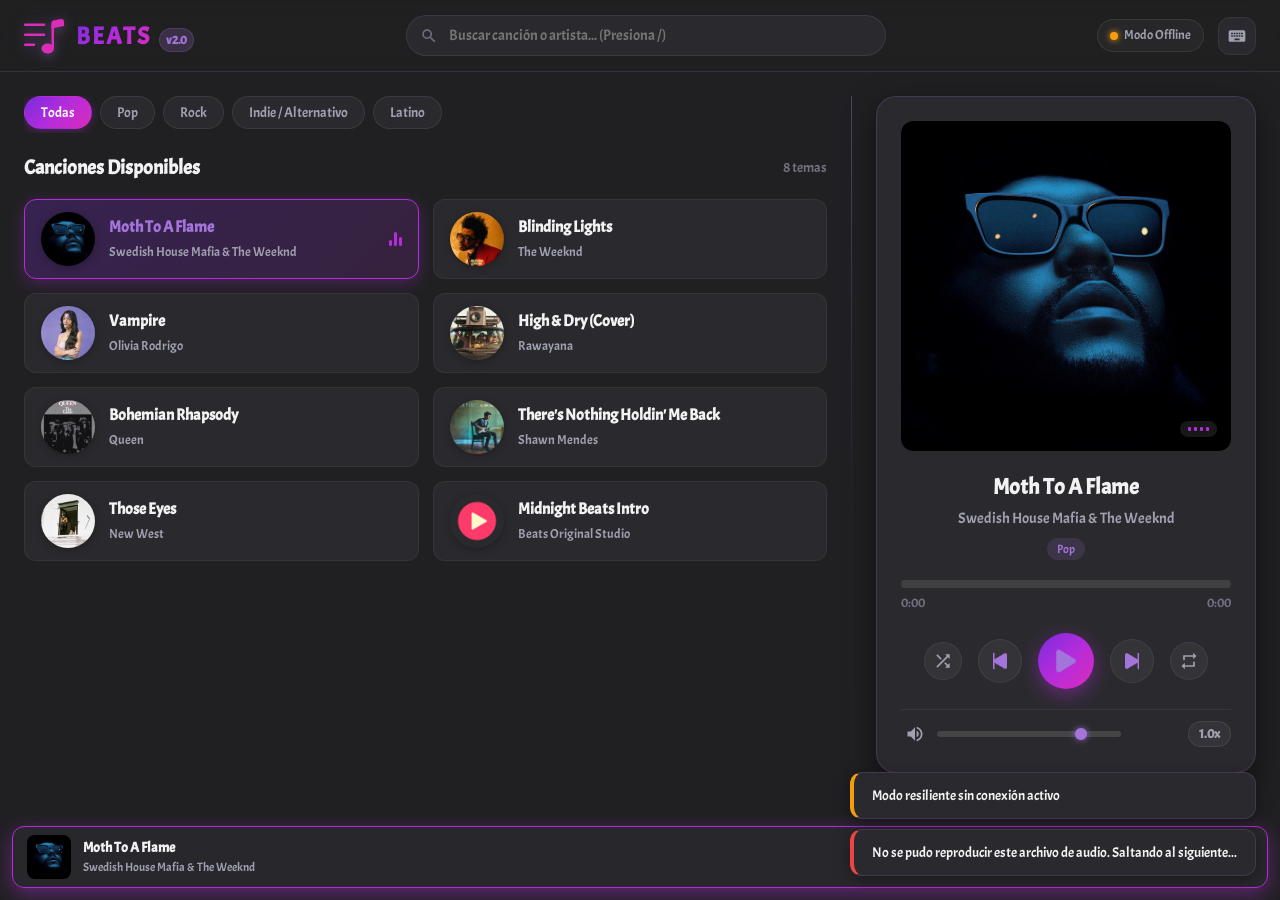
<file: v2/index.html>
<!DOCTYPE html>
<html lang="es">
<head>
    <meta charset="UTF-8">
    <meta name="viewport" content="width=device-width, initial-scale=1.0">
    <title>BEATS v2.0 | Reproductor de Música Inteligente</title>
    
    <!-- Metadatos de SEO y Redes Sociales -->
    <meta name="description" content="Reproductor de música moderno, ultra rápido, accesible y resiliente con arquitectura modular en Vanilla JavaScript.">
    <meta name="keywords" content="reproductor de musica, beats, web audio player, vanilla javascript, modern css, portfolio">
    <meta name="author" content="Brayan Balza">
    <meta name="theme-color" content="#2E2E2E">
    <meta property="og:title" content="BEATS v2.0 - Reproductor de Música Profesional">
    <meta property="og:description" content="Versión refactorizada con arquitectura modular, diseño responsivo, controles avanzados y seguridad reforzada.">
    <meta property="og:type" content="website">
    
    <!-- Medidas de Ciberseguridad: Content Security Policy -->
    <meta http-equiv="Content-Security-Policy" content="
        default-src 'self';
        script-src 'self';
        style-src 'self' 'unsafe-inline';
        img-src 'self' data: https: blob:;
        media-src 'self' https: blob:;
        font-src 'self';
        connect-src 'self' https://api.institutoalfa.org https:;
        object-src 'none';
        base-uri 'self';
        form-action 'self';
    ">
    
    <!-- Favicon -->
    <link rel="icon" href="../Assets/Logo.svg" type="image/svg+xml">
    
    <!-- Preload de fuente principal -->
    <link rel="preload" href="../Font/Acme-Regular.ttf" as="font" type="font/ttf" crossorigin>
    
    <!-- Estilos CSS Refactorizados (Sin dependencias externas pesadas) -->
    <link rel="stylesheet" href="./assets/css/style.css">
</head>
<body>
    <!-- Encabezado y Barra de Navegación -->
    <header class="app-header">
        <nav class="navbar" aria-label="Navegación principal">
            <div class="brand-container">
                <img src="../Assets/Logo.svg" alt="Logotipo de Beats" class="brand-logo" width="40" height="40">
                <div class="brand-meta">
                    <h1 class="brand-title">BEATS</h1>
                    <span class="brand-version-badge">v2.0</span>
                </div>
            </div>

            <!-- Barra de Búsqueda Interactiva -->
            <div class="search-bar" role="search">
                <svg class="search-icon" viewBox="0 0 24 24" width="18" height="18" aria-hidden="true">
                    <path fill="currentColor" d="M15.5 14h-.79l-.28-.27A6.471 6.471 0 0 0 16 9.5 6.5 6.5 0 1 0 9.5 16c1.61 0 3.09-.59 4.23-1.57l.27.28v.79l5 4.99L20.49 19l-4.99-5zm-6 0C7.01 14 5 11.99 5 9.5S7.01 5 9.5 5 14 7.01 14 9.5 11.99 14 9.5 14z"/>
                </svg>
                <input 
                    type="search" 
                    id="search-input" 
                    placeholder="Buscar canción o artista... (Presiona /)"
                    aria-label="Buscar canciones por título o artista"
                    autocomplete="off"
                    spellcheck="false"
                >
                <button id="clear-search-btn" class="clear-search-btn hidden" aria-label="Limpiar búsqueda">✕</button>
            </div>

            <!-- Acciones y Estado de Conexión -->
            <div class="header-actions">
                <span id="connection-status" class="status-badge" title="Estado de la fuente de datos">
                    <span class="status-dot"></span>
                    <span class="status-text">Conectando...</span>
                </span>
                
                <button id="shortcuts-btn" class="icon-btn" title="Atajos de teclado" aria-label="Ver atajos de teclado">
                    <svg viewBox="0 0 24 24" width="20" height="20" fill="currentColor" aria-hidden="true">
                        <path d="M20 5H4c-1.1 0-1.99.9-1.99 2L2 17c0 1.1.9 2 2 2h16c1.1 0 2-.9 2-2V7c0-1.1-.9-2-2-2zm-9 3h2v2h-2V8zm0 3h2v2h-2v-2zM8 8h2v2H8V8zm0 3h2v2H8v-2zm-1 2H5v-2h2v2zm0-3H5V8h2v2zm8 7H9v-2h6v2zm1-4h-2v-2h2v2zm0-3h-2V8h2v2zm3 3h-2v-2h2v2zm0-3h-2V8h2v2z"/>
                    </svg>
                </button>
            </div>
        </nav>
    </header>

    <!-- Contenedor Principal con Layout Adaptativo de 2 Columnas -->
    <main class="app-main">
        <!-- Columna Izquierda: Catálogo y Filtros -->
        <section class="tracklist-section" aria-label="Lista de canciones">
            <!-- Barra de Filtros por Género/Categoría -->
            <div class="filters-bar" role="toolbar" aria-label="Filtros de catálogo">
                <button class="filter-chip active" data-filter="all">Todas</button>
                <button class="filter-chip" data-filter="Pop">Pop</button>
                <button class="filter-chip" data-filter="Rock">Rock</button>
                <button class="filter-chip" data-filter="Indie">Indie / Alternativo</button>
                <button class="filter-chip" data-filter="Latino">Latino</button>
            </div>

            <!-- Encabezado de la lista -->
            <div class="tracklist-header">
                <h2 class="section-title">Canciones Disponibles</h2>
                <span id="track-count" class="track-count-badge">0 temas</span>
            </div>

            <!-- Grid de Canciones (Se renderiza de forma segura y dinámica) -->
            <div id="track-list" class="track-grid" role="listbox" aria-label="Lista de reproducción">
                <!-- Skeleton Loader durante la carga -->
                <div class="skeleton-card"></div>
                <div class="skeleton-card"></div>
                <div class="skeleton-card"></div>
                <div class="skeleton-card"></div>
            </div>

            <!-- Estado Vacío cuando la búsqueda no arroja resultados -->
            <div id="empty-state" class="empty-state hidden" aria-live="polite">
                <svg viewBox="0 0 24 24" width="48" height="48" fill="currentColor" opacity="0.4">
                    <path d="M12 2C6.48 2 2 6.48 2 12s4.48 10 10 10 10-4.48 10-10S17.52 2 12 2zm1 15h-2v-2h2v2zm0-4h-2V7h2v6z"/>
                </svg>
                <p class="empty-title">No se encontraron canciones</p>
                <p class="empty-subtitle">Intenta con otro término o limpia los filtros.</p>
                <button id="reset-filter-btn" class="btn-primary-outline">Restablecer Búsqueda</button>
            </div>
        </section>

        <!-- Divisor Decorativo Neón -->
        <div class="layout-divider" aria-hidden="true"></div>

        <!-- Columna Derecha: Reproductor en Reproducción (Sticky) -->
        <aside class="player-aside" aria-label="Panel de reproducción actual">
            <div id="player" class="player-card">
                <!-- Portada del Álbum con Efecto Ambient Glow y Ecualizador -->
                <div class="cover-wrapper">
                    <div id="ambient-glow" class="ambient-glow"></div>
                    <img 
                        src="../Assets/starting.jpg" 
                        id="song-image" 
                        class="song-cover" 
                        alt="Portada de la canción actual"
                        width="360"
                        height="360"
                        loading="eager"
                        decoding="async"
                    >
                    <!-- Indicador Animado de Audio Activo -->
                    <div id="equalizer-badge" class="equalizer-badge" aria-hidden="true">
                        <span class="eq-bar"></span>
                        <span class="eq-bar"></span>
                        <span class="eq-bar"></span>
                        <span class="eq-bar"></span>
                    </div>
                </div>

                <!-- Metadatos de la Canción -->
                <div class="song-info">
                    <h2 id="song-title" class="song-title" title="Título de la canción">Selecciona una pista</h2>
                    <p id="song-author" class="song-artist" title="Artista">BEATS Music Player</p>
                    <span id="song-genre-tag" class="genre-tag hidden">Pop</span>
                </div>

                <!-- Barra de Progreso y Tiempo (Scrubber) -->
                <div class="progress-section" aria-label="Control de tiempo">
                    <div class="progress-container" id="progress-container" role="slider" aria-label="Progreso de la canción" aria-valuemin="0" aria-valuemax="100" aria-valuenow="0" tabindex="0">
                        <div id="progress-bar-fill" class="progress-bar-fill"></div>
                        <div id="progress-hover-fill" class="progress-hover-fill"></div>
                        <div id="progress-thumb" class="progress-thumb"></div>
                        <span id="progress-tooltip" class="progress-tooltip hidden">0:00</span>
                    </div>
                    <div class="time-display">
                        <span id="current-time">0:00</span>
                        <span id="total-duration">0:00</span>
                    </div>
                </div>

                <!-- Controles Principales de Reproducción -->
                <div class="player-controls">
                    <!-- Botón Modo Aleatorio (Shuffle) -->
                    <button id="shuffle-button" class="control-btn secondary-btn" aria-label="Activar modo aleatorio" aria-pressed="false" title="Aleatorio (S)">
                        <svg viewBox="0 0 24 24" width="20" height="20" fill="currentColor">
                            <path d="M10.59 9.17L5.41 4 4 5.41l5.17 5.17 1.42-1.41zM14.5 4l2.04 2.04L4 18.59 5.41 20 17.96 7.46 20 9.5V4h-5.5zm.33 9.41l-1.41 1.41 3.13 3.13L14.5 20H20v-5.5l-2.04 2.04-3.13-3.13z"/>
                        </svg>
                    </button>

                    <!-- Botón Anterior -->
                    <button id="back-button" class="control-btn" aria-label="Canción anterior" title="Anterior (P o ←)">
                        <img src="../Assets/back.png" alt="" width="22" height="22" aria-hidden="true">
                    </button>

                    <!-- Botón Play/Pause Principal -->
                    <button id="play-pause-button" class="control-btn play-btn" aria-label="Reproducir canción" title="Reproducir / Pausar (Espacio)">
                        <img src="../Assets/play.png" alt="" id="play-pause-icon" width="26" height="26" aria-hidden="true">
                    </button>

                    <!-- Botón Siguiente -->
                    <button id="next-button" class="control-btn" aria-label="Siguiente canción" title="Siguiente (N o →)">
                        <img src="../Assets/next.png" alt="" width="22" height="22" aria-hidden="true">
                    </button>

                    <!-- Botón Repetir (Repeat: Off / All / One) -->
                    <button id="repeat-button" class="control-btn secondary-btn" aria-label="Modo repetición" data-mode="off" title="Repetir (R)">
                        <svg viewBox="0 0 24 24" width="20" height="20" fill="currentColor">
                            <path d="M7 7h10v3l4-4-4-4v3H5v6h2V7zm10 10H7v-3l-4 4 4 4v-3h12v-6h-2v4z"/>
                        </svg>
                        <span id="repeat-badge" class="repeat-one-badge hidden">1</span>
                    </button>
                </div>

                <!-- Controles Secundarios: Volumen y Velocidad -->
                <div class="secondary-controls">
                    <!-- Control de Volumen -->
                    <div class="volume-container">
                        <button id="mute-button" class="mute-btn" aria-label="Silenciar o reactivar sonido" title="Silenciar (M)">
                            <svg id="volume-icon" viewBox="0 0 24 24" width="20" height="20" fill="currentColor">
                                <path d="M3 9v6h4l5 5V4L7 9H3zm13.5 3c0-1.77-1.02-3.29-2.5-4.03v8.05c1.48-.73 2.5-2.25 2.5-4.02zM14 3.23v2.06c2.89.86 5 3.54 5 6.71s-2.11 5.85-5 6.71v2.06c4.01-.91 7-4.49 7-8.77s-2.99-7.86-7-8.77z"/>
                            </svg>
                        </button>
                        <input 
                            type="range" 
                            id="volume-slider" 
                            class="volume-slider" 
                            min="0" 
                            max="1" 
                            step="0.01" 
                            value="0.8" 
                            aria-label="Nivel de volumen"
                        >
                    </div>

                    <!-- Selector de Velocidad de Reproducción -->
                    <div class="speed-selector">
                        <button id="speed-btn" class="speed-btn" aria-label="Velocidad de reproducción" title="Velocidad">1.0x</button>
                    </div>
                </div>

                <!-- Elemento Audio Nativo (Configurado para rendimiento y seguridad) -->
                <audio id="audio-player" preload="metadata" crossorigin="anonymous"></audio>
            </div>
        </aside>
    </main>

    <!-- Mini Reproductor Flotante para Dispositivos Móviles -->
    <div id="mobile-mini-player" class="mobile-mini-player hidden" aria-label="Reproductor móvil rápido">
        <img src="../Assets/starting.jpg" id="mobile-thumb" class="mobile-thumb" alt="" width="48" height="48">
        <div class="mobile-meta">
            <span id="mobile-title" class="mobile-title">Selecciona una pista</span>
            <span id="mobile-artist" class="mobile-artist">BEATS</span>
        </div>
        <div class="mobile-actions">
            <button id="mobile-play-btn" class="mobile-action-btn" aria-label="Reproducir o pausar">
                <svg viewBox="0 0 24 24" width="24" height="24" fill="currentColor">
                    <path d="M8 5v14l11-7z"/>
                </svg>
            </button>
            <button id="mobile-next-btn" class="mobile-action-btn" aria-label="Siguiente canción">
                <svg viewBox="0 0 24 24" width="24" height="24" fill="currentColor">
                    <path d="M6 18l8.5-6L6 6v12zM16 6v12h2V6h-2z"/>
                </svg>
            </button>
        </div>
    </div>

    <!-- Modal Accesible: Atajos de Teclado -->
    <div id="shortcuts-modal" class="modal-backdrop hidden" role="dialog" aria-modal="true" aria-labelledby="modal-title">
        <div class="modal-card">
            <div class="modal-header">
                <h3 id="modal-title" class="modal-title">Atajos de Teclado</h3>
                <button id="close-modal-btn" class="modal-close-btn" aria-label="Cerrar ventana">✕</button>
            </div>
            <div class="modal-body">
                <div class="shortcut-row"><kbd>Espacio</kbd> <span>Reproducir / Pausar</span></div>
                <div class="shortcut-row"><kbd>→</kbd> / <kbd>N</kbd> <span>Siguiente canción</span></div>
                <div class="shortcut-row"><kbd>←</kbd> / <kbd>P</kbd> <span>Canción anterior</span></div>
                <div class="shortcut-row"><kbd>↑</kbd> / <kbd>↓</kbd> <span>Subir / Bajar volumen</span></div>
                <div class="shortcut-row"><kbd>M</kbd> <span>Silenciar (Mute)</span></div>
                <div class="shortcut-row"><kbd>S</kbd> <span>Alternar modo aleatorio</span></div>
                <div class="shortcut-row"><kbd>R</kbd> <span>Alternar modo repetición</span></div>
                <div class="shortcut-row"><kbd>/</kbd> <span>Enfocar barra de búsqueda</span></div>
                <div class="shortcut-row"><kbd>Esc</kbd> <span>Cerrar diálogos / Limpiar búsqueda</span></div>
            </div>
        </div>
    </div>

    <!-- Contenedor de Notificaciones Toast -->
    <div id="toast-container" class="toast-container" aria-live="polite" aria-atomic="true"></div>

    <!-- Script Modular Principal (ES6 Modules) -->
    <script type="module" src="./assets/js/app.js"></script>
</body>
</html>
</file>
<file: v2/assets/css/style.css>
/* ==========================================================================
   BEATS v2.0 - Hoja de Estilos Moderna, Accesible y Optimizada
   Autor: Brayan Balza
   ========================================================================== */

/* --------------------------------------------------------------------------
   1. Variables de Diseño y Tipografía
   -------------------------------------------------------------------------- */
:root {
    /* Paleta de colores original mejorada */
    --color-primary: #A375DB;
    --color-action: #B42CDB;
    --color-secondary: #DB2CBA;
    --color-tertiary: #7A2BDC;
    --color-quarter: #412CDB;
    --color-bg-dark: #202022;
    --color-bg-surface: #2A2A2E;
    --color-bg-card: #323238;
    --color-bg-card-hover: #3D3D45;
    --color-text-main: #F2F2F5;
    --color-text-muted: #A0A0B0;
    --color-text-dim: #717180;
    --color-border: rgba(163, 117, 219, 0.2);
    --color-border-active: rgba(180, 44, 219, 0.6);
    --color-success: #10B981;
    --color-warning: #F59E0B;
    --color-error: #EF4444;

    /* Gradientes */
    --gradient-brand: linear-gradient(135deg, #7A2BDC 0%, #B42CDB 50%, #DB2CBA 100%);
    --gradient-glow: radial-gradient(circle, rgba(163, 117, 219, 0.35) 0%, rgba(65, 44, 219, 0) 70%);

    /* Sombras y Elevación */
    --shadow-sm: 0 2px 8px rgba(0, 0, 0, 0.25);
    --shadow-md: 0 4px 16px rgba(0, 0, 0, 0.35);
    --shadow-lg: 0 10px 30px rgba(0, 0, 0, 0.5);
    --shadow-glow: 0 0 20px rgba(163, 117, 219, 0.4);
    --shadow-active: 0 6px 20px rgba(180, 44, 219, 0.45);

    /* Medidas y Espaciados */
    --header-height: 72px;
    --border-radius-sm: 8px;
    --border-radius-md: 12px;
    --border-radius-lg: 20px;
    --border-radius-full: 9999px;
    --transition-fast: 150ms cubic-bezier(0.4, 0, 0.2, 1);
    --transition-normal: 250ms cubic-bezier(0.4, 0, 0.2, 1);
}

@font-face {
    font-family: 'Acme-Regular';
    src: url('../../../Font/Acme-Regular.ttf') format('truetype');
    font-weight: 400;
    font-style: normal;
    font-display: swap;
}

/* --------------------------------------------------------------------------
   2. Reset y Reglas Base
   -------------------------------------------------------------------------- */
*, *::before, *::after {
    margin: 0;
    padding: 0;
    box-sizing: border-box;
    -webkit-font-smoothing: antialiased;
    -moz-osx-font-smoothing: grayscale;
}

html {
    font-size: 16px;
    scroll-behavior: smooth;
    color-scheme: dark;
}

body {
    min-height: 100vh;
    background-color: var(--color-bg-dark);
    color: var(--color-text-main);
    font-family: 'Acme-Regular', -apple-system, BlinkMacSystemFont, 'Segoe UI', Roboto, Helvetica, Arial, sans-serif;
    line-height: 1.5;
    display: flex;
    flex-direction: column;
    overflow-x: hidden;
}

/* Accesibilidad: Foco Visible */
:focus-visible {
    outline: 2px solid var(--color-primary);
    outline-offset: 3px;
}

button {
    cursor: pointer;
    border: none;
    background: none;
    color: inherit;
    font-family: inherit;
    display: inline-flex;
    align-items: center;
    justify-content: center;
    transition: all var(--transition-fast);
}

button:disabled {
    opacity: 0.4;
    cursor: not-allowed;
}

input {
    font-family: inherit;
    color: inherit;
}

img {
    max-width: 100%;
    height: auto;
    display: block;
    user-select: none;
}

.hidden {
    display: none !important;
}

/* --------------------------------------------------------------------------
   3. Encabezado y Navbar
   -------------------------------------------------------------------------- */
.app-header {
    position: sticky;
    top: 0;
    z-index: 100;
    background-color: rgba(32, 32, 34, 0.88);
    backdrop-filter: blur(14px);
    -webkit-backdrop-filter: blur(14px);
    border-bottom: 1px solid var(--color-border);
    height: var(--header-height);
}

.navbar {
    max-width: 1440px;
    margin: 0 auto;
    height: 100%;
    padding: 0 24px;
    display: flex;
    align-items: center;
    justify-content: space-between;
    gap: 20px;
}

.brand-container {
    display: flex;
    align-items: center;
    gap: 12px;
    text-decoration: none;
}

.brand-logo {
    filter: drop-shadow(0 2px 6px rgba(163, 117, 219, 0.5));
    transition: transform var(--transition-normal);
}

.brand-container:hover .brand-logo {
    transform: rotate(10deg) scale(1.05);
}

.brand-meta {
    display: flex;
    align-items: baseline;
    gap: 8px;
}

.brand-title {
    font-size: 1.5rem;
    font-weight: 700;
    letter-spacing: 2px;
    background: var(--gradient-brand);
    -webkit-background-clip: text;
    -webkit-text-fill-color: transparent;
}

.brand-version-badge {
    font-size: 0.75rem;
    padding: 2px 6px;
    background: rgba(163, 117, 219, 0.2);
    border: 1px solid var(--color-border);
    border-radius: var(--border-radius-full);
    color: var(--color-primary);
    font-weight: 600;
}

/* Barra de Búsqueda */
.search-bar {
    position: relative;
    flex: 1;
    max-width: 480px;
    display: flex;
    align-items: center;
}

.search-icon {
    position: absolute;
    left: 14px;
    color: var(--color-text-dim);
    pointer-events: none;
}

.search-bar input[type="search"] {
    width: 100%;
    padding: 10px 38px 10px 42px;
    background-color: var(--color-bg-surface);
    border: 1px solid rgba(255, 255, 255, 0.08);
    border-radius: var(--border-radius-full);
    font-size: 0.92rem;
    color: var(--color-text-main);
    transition: all var(--transition-normal);
}

.search-bar input[type="search"]:focus {
    background-color: #2e2e34;
    border-color: var(--color-primary);
    box-shadow: 0 0 12px rgba(163, 117, 219, 0.25);
}

.clear-search-btn {
    position: absolute;
    right: 12px;
    width: 22px;
    height: 22px;
    border-radius: 50%;
    background: rgba(255, 255, 255, 0.1);
    color: var(--color-text-muted);
    font-size: 0.8rem;
}

.clear-search-btn:hover {
    background: rgba(255, 255, 255, 0.2);
    color: var(--color-text-main);
}

/* Acciones del Header */
.header-actions {
    display: flex;
    align-items: center;
    gap: 14px;
}

.status-badge {
    display: inline-flex;
    align-items: center;
    gap: 6px;
    padding: 6px 12px;
    background-color: rgba(255, 255, 255, 0.04);
    border: 1px solid rgba(255, 255, 255, 0.08);
    border-radius: var(--border-radius-full);
    font-size: 0.8rem;
    color: var(--color-text-muted);
}

.status-dot {
    width: 8px;
    height: 8px;
    border-radius: 50%;
    background-color: var(--color-warning);
    box-shadow: 0 0 6px currentColor;
    transition: background-color var(--transition-normal);
}

.status-badge.live .status-dot { background-color: var(--color-success); color: var(--color-success); }
.status-badge.cached .status-dot { background-color: var(--color-primary); color: var(--color-primary); }
.status-badge.offline .status-dot { background-color: var(--color-warning); color: var(--color-warning); }

.icon-btn {
    width: 38px;
    height: 38px;
    border-radius: var(--border-radius-md);
    background-color: var(--color-bg-surface);
    border: 1px solid rgba(255, 255, 255, 0.06);
    color: var(--color-text-muted);
}

.icon-btn:hover {
    background-color: var(--color-bg-card-hover);
    color: var(--color-text-main);
    border-color: var(--color-border);
}

/* --------------------------------------------------------------------------
   4. Layout Principal (2 Columnas)
   -------------------------------------------------------------------------- */
.app-main {
    max-width: 1440px;
    margin: 0 auto;
    width: 100%;
    flex: 1;
    display: flex;
    padding: 24px;
    gap: 24px;
    align-items: flex-start;
}

/* Divisor Decorativo Neón */
.layout-divider {
    width: 1px;
    align-self: stretch;
    background: linear-gradient(180deg, rgba(163, 117, 219, 0.4) 0%, rgba(65, 44, 219, 0.1) 50%, transparent 100%);
}

/* --------------------------------------------------------------------------
   5. Catálogo de Canciones (Columna Izquierda)
   -------------------------------------------------------------------------- */
.tracklist-section {
    flex: 1;
    display: flex;
    flex-direction: column;
    gap: 16px;
    min-width: 0;
}

/* Barra de Filtros */
.filters-bar {
    display: flex;
    gap: 8px;
    overflow-x: auto;
    padding-bottom: 4px;
    scrollbar-width: none;
}
.filters-bar::-webkit-scrollbar { display: none; }

.filter-chip {
    padding: 7px 16px;
    border-radius: var(--border-radius-full);
    background-color: var(--color-bg-surface);
    border: 1px solid rgba(255, 255, 255, 0.08);
    font-size: 0.85rem;
    color: var(--color-text-muted);
    white-space: nowrap;
}

.filter-chip:hover {
    background-color: var(--color-bg-card-hover);
    color: var(--color-text-main);
}

.filter-chip.active {
    background: var(--gradient-brand);
    color: #FFFFFF;
    border-color: transparent;
    box-shadow: 0 2px 10px rgba(180, 44, 219, 0.35);
}

.tracklist-header {
    display: flex;
    align-items: center;
    justify-content: space-between;
    margin-top: 4px;
}

.section-title {
    font-size: 1.25rem;
    font-weight: 600;
    color: var(--color-text-main);
}

.track-count-badge {
    font-size: 0.85rem;
    color: var(--color-text-dim);
}

/* Grid de Canciones */
.track-grid {
    display: grid;
    grid-template-columns: repeat(auto-fill, minmax(280px, 1fr));
    gap: 14px;
}

/* Tarjeta Individual de Canción */
.song-card {
    display: flex;
    align-items: center;
    gap: 14px;
    padding: 12px 16px;
    background-color: var(--color-bg-surface);
    border: 1px solid rgba(255, 255, 255, 0.05);
    border-radius: var(--border-radius-md);
    cursor: pointer;
    transition: transform var(--transition-fast), background-color var(--transition-fast), box-shadow var(--transition-fast), border-color var(--transition-fast);
    position: relative;
    overflow: hidden;
}

.song-card:hover {
    background-color: var(--color-bg-card-hover);
    transform: translateY(-2px);
    box-shadow: 0 6px 16px rgba(0, 0, 0, 0.3);
    border-color: rgba(163, 117, 219, 0.3);
}

.song-card.playing {
    background: linear-gradient(135deg, rgba(122, 43, 220, 0.25) 0%, rgba(180, 44, 219, 0.15) 100%);
    border-color: var(--color-action);
    box-shadow: 0 4px 16px rgba(180, 44, 219, 0.3);
}

.song-card-thumb-wrapper {
    position: relative;
    width: 54px;
    height: 54px;
    flex-shrink: 0;
    border-radius: 50%;
    overflow: hidden;
    box-shadow: var(--shadow-sm);
}

.song-card-thumb {
    width: 100%;
    height: 100%;
    object-fit: cover;
    transition: transform var(--transition-normal);
}

.song-card:hover .song-card-thumb {
    transform: scale(1.08);
}

.card-play-overlay {
    position: absolute;
    inset: 0;
    background: rgba(0, 0, 0, 0.45);
    display: flex;
    align-items: center;
    justify-content: center;
    opacity: 0;
    transition: opacity var(--transition-fast);
}

.song-card:hover .card-play-overlay {
    opacity: 1;
}

.song-card-details {
    flex: 1;
    min-width: 0;
    display: flex;
    flex-direction: column;
    gap: 3px;
}

.song-card-title {
    font-size: 0.98rem;
    font-weight: 600;
    white-space: nowrap;
    overflow: hidden;
    text-overflow: ellipsis;
    color: var(--color-text-main);
}

.song-card.playing .song-card-title {
    color: var(--color-primary);
}

.song-card-artist {
    font-size: 0.82rem;
    color: var(--color-text-muted);
    white-space: nowrap;
    overflow: hidden;
    text-overflow: ellipsis;
}

.card-eq-icon {
    display: none;
    align-items: flex-end;
    gap: 2px;
    height: 14px;
}

.song-card.playing .card-eq-icon {
    display: flex;
}

.card-eq-icon span {
    width: 3px;
    background-color: var(--color-action);
    border-radius: 2px;
    animation: bounce 0.8s ease-in-out infinite alternate;
}

.card-eq-icon span:nth-child(1) { height: 6px; animation-delay: 0.1s; }
.card-eq-icon span:nth-child(2) { height: 14px; animation-delay: 0.3s; }
.card-eq-icon span:nth-child(3) { height: 9px; animation-delay: 0.2s; }

/* Skeleton Loading */
.skeleton-card {
    height: 78px;
    border-radius: var(--border-radius-md);
    background: linear-gradient(90deg, #2A2A2E 25%, #36363E 50%, #2A2A2E 75%);
    background-size: 200% 100%;
    animation: shimmer 1.5s infinite;
}

@keyframes shimmer {
    0% { background-position: 200% 0; }
    100% { background-position: -200% 0; }
}

/* Estado Vacío */
.empty-state {
    display: flex;
    flex-direction: column;
    align-items: center;
    justify-content: center;
    padding: 60px 20px;
    text-align: center;
    gap: 12px;
}

.empty-title {
    font-size: 1.15rem;
    font-weight: 600;
    color: var(--color-text-main);
}

.empty-subtitle {
    font-size: 0.9rem;
    color: var(--color-text-muted);
}

.btn-primary-outline {
    margin-top: 8px;
    padding: 8px 18px;
    border-radius: var(--border-radius-full);
    border: 1px solid var(--color-primary);
    color: var(--color-primary);
    font-size: 0.85rem;
}

.btn-primary-outline:hover {
    background-color: rgba(163, 117, 219, 0.15);
}

/* --------------------------------------------------------------------------
   6. Panel del Reproductor Principal (Columna Derecha Sticky)
   -------------------------------------------------------------------------- */
.player-aside {
    width: 380px;
    flex-shrink: 0;
    position: sticky;
    top: calc(var(--header-height) + 24px);
}

.player-card {
    background-color: var(--color-bg-surface);
    border: 1px solid var(--color-border);
    border-radius: var(--border-radius-lg);
    padding: 24px;
    display: flex;
    flex-direction: column;
    gap: 20px;
    box-shadow: var(--shadow-lg);
}

/* Portada y Efecto Ambient */
.cover-wrapper {
    position: relative;
    width: 100%;
    aspect-ratio: 1 / 1;
    border-radius: var(--border-radius-md);
    overflow: hidden;
}

.ambient-glow {
    position: absolute;
    inset: -20px;
    background: var(--gradient-glow);
    filter: blur(25px);
    opacity: 0.6;
    z-index: 1;
    pointer-events: none;
    transition: opacity var(--transition-normal);
}

.song-cover {
    position: relative;
    z-index: 2;
    width: 100%;
    height: 100%;
    object-fit: cover;
    border-radius: var(--border-radius-md);
    box-shadow: var(--shadow-md);
    transition: transform var(--transition-normal);
}

.player-card.playing .song-cover {
    transform: scale(1.02);
}

/* Ecualizador Animado sobre Portada */
.equalizer-badge {
    position: absolute;
    bottom: 14px;
    right: 14px;
    z-index: 3;
    display: flex;
    align-items: flex-end;
    gap: 3px;
    padding: 6px 8px;
    background: rgba(32, 32, 34, 0.75);
    backdrop-filter: blur(8px);
    border-radius: var(--border-radius-sm);
}

.eq-bar {
    width: 3px;
    height: 4px;
    background-color: var(--color-action);
    border-radius: 1px;
}

.player-card.playing .eq-bar {
    animation: eqPulse 0.9s infinite alternate ease-in-out;
}

.player-card.playing .eq-bar:nth-child(1) { height: 16px; animation-delay: 0.1s; }
.player-card.playing .eq-bar:nth-child(2) { height: 22px; animation-delay: 0.3s; }
.player-card.playing .eq-bar:nth-child(3) { height: 12px; animation-delay: 0.2s; }
.player-card.playing .eq-bar:nth-child(4) { height: 18px; animation-delay: 0.4s; }

@keyframes eqPulse {
    0% { height: 4px; }
    100% { height: 22px; }
}

@keyframes bounce {
    0% { height: 4px; }
    100% { height: 14px; }
}

/* Metadatos */
.song-info {
    text-align: center;
    display: flex;
    flex-direction: column;
    align-items: center;
    gap: 4px;
}

.song-title {
    font-size: 1.35rem;
    font-weight: 700;
    color: var(--color-text-main);
    max-width: 100%;
    white-space: nowrap;
    overflow: hidden;
    text-overflow: ellipsis;
}

.song-artist {
    font-size: 0.95rem;
    color: var(--color-text-muted);
    max-width: 100%;
    white-space: nowrap;
    overflow: hidden;
    text-overflow: ellipsis;
}

.genre-tag {
    font-size: 0.75rem;
    padding: 2px 10px;
    border-radius: var(--border-radius-full);
    background: rgba(163, 117, 219, 0.15);
    color: var(--color-primary);
    margin-top: 4px;
}

/* Scrubber / Barra de Progreso */
.progress-section {
    display: flex;
    flex-direction: column;
    gap: 6px;
}

.progress-container {
    position: relative;
    height: 8px;
    background-color: rgba(255, 255, 255, 0.1);
    border-radius: var(--border-radius-full);
    cursor: pointer;
    overflow: visible;
}

.progress-bar-fill {
    height: 100%;
    width: 0%;
    background: var(--gradient-brand);
    border-radius: var(--border-radius-full);
    position: relative;
    pointer-events: none;
    transition: width 0.1s linear;
}

.progress-hover-fill {
    position: absolute;
    top: 0;
    left: 0;
    height: 100%;
    width: 0%;
    background: rgba(255, 255, 255, 0.15);
    border-radius: var(--border-radius-full);
    pointer-events: none;
}

.progress-thumb {
    position: absolute;
    top: 50%;
    left: 0%;
    transform: translate(-50%, -50%) scale(0);
    width: 14px;
    height: 14px;
    background-color: #FFFFFF;
    border-radius: 50%;
    box-shadow: 0 0 8px rgba(180, 44, 219, 0.8);
    pointer-events: none;
    transition: transform var(--transition-fast);
}

.progress-container:hover .progress-thumb,
.progress-container:focus .progress-thumb {
    transform: translate(-50%, -50%) scale(1);
}

.progress-tooltip {
    position: absolute;
    bottom: 16px;
    left: 0%;
    transform: translateX(-50%);
    background-color: var(--color-bg-dark);
    border: 1px solid var(--color-border);
    padding: 2px 6px;
    border-radius: 4px;
    font-size: 0.72rem;
    color: var(--color-text-main);
    pointer-events: none;
    white-space: nowrap;
}

.time-display {
    display: flex;
    justify-content: space-between;
    font-size: 0.8rem;
    color: var(--color-text-dim);
}

/* Botones de Control Principal */
.player-controls {
    display: flex;
    align-items: center;
    justify-content: center;
    gap: 16px;
}

.control-btn {
    width: 44px;
    height: 44px;
    border-radius: 50%;
    background-color: rgba(255, 255, 255, 0.05);
    border: 1px solid rgba(255, 255, 255, 0.06);
    color: var(--color-text-main);
    position: relative;
}

.control-btn:hover {
    background-color: rgba(255, 255, 255, 0.12);
    transform: scale(1.08);
}

.control-btn.secondary-btn {
    width: 38px;
    height: 38px;
    color: var(--color-text-muted);
}

.control-btn.secondary-btn.active {
    color: var(--color-primary);
    background: rgba(163, 117, 219, 0.2);
    border-color: var(--color-primary);
}

.repeat-one-badge {
    position: absolute;
    top: 6px;
    right: 6px;
    font-size: 0.65rem;
    font-weight: 800;
    color: var(--color-action);
}

.control-btn.play-btn {
    width: 56px;
    height: 56px;
    background: var(--gradient-brand);
    border: none;
    box-shadow: var(--shadow-active);
}

.control-btn.play-btn:hover {
    transform: scale(1.08);
    box-shadow: 0 8px 24px rgba(180, 44, 219, 0.6);
}

/* Controles Secundarios (Volumen y Velocidad) */
.secondary-controls {
    display: flex;
    align-items: center;
    justify-content: space-between;
    padding-top: 10px;
    border-top: 1px solid rgba(255, 255, 255, 0.06);
}

.volume-container {
    display: flex;
    align-items: center;
    gap: 8px;
    flex: 1;
    max-width: 220px;
}

.mute-btn {
    color: var(--color-text-muted);
    padding: 4px;
    border-radius: var(--border-radius-sm);
}

.mute-btn:hover {
    color: var(--color-text-main);
}

.volume-slider {
    -webkit-appearance: none;
    appearance: none;
    width: 100%;
    height: 6px;
    background: rgba(255, 255, 255, 0.12);
    border-radius: var(--border-radius-full);
    outline: none;
    cursor: pointer;
}

.volume-slider::-webkit-slider-thumb {
    -webkit-appearance: none;
    appearance: none;
    width: 12px;
    height: 12px;
    background: var(--color-primary);
    border-radius: 50%;
    cursor: pointer;
    box-shadow: 0 0 6px rgba(163, 117, 219, 0.8);
    transition: transform var(--transition-fast);
}

.volume-slider::-webkit-slider-thumb:hover {
    transform: scale(1.3);
}

.speed-btn {
    font-size: 0.8rem;
    font-weight: 600;
    padding: 4px 10px;
    border-radius: var(--border-radius-full);
    background: rgba(255, 255, 255, 0.05);
    border: 1px solid rgba(255, 255, 255, 0.08);
    color: var(--color-text-muted);
}

.speed-btn:hover {
    background: rgba(255, 255, 255, 0.12);
    color: var(--color-text-main);
}

/* --------------------------------------------------------------------------
   7. Mini Reproductor Móvil
   -------------------------------------------------------------------------- */
.mobile-mini-player {
    position: fixed;
    bottom: 12px;
    left: 12px;
    right: 12px;
    z-index: 90;
    background: rgba(42, 42, 46, 0.95);
    backdrop-filter: blur(16px);
    border: 1px solid var(--color-action);
    border-radius: var(--border-radius-md);
    padding: 8px 14px;
    display: flex;
    align-items: center;
    gap: 12px;
    box-shadow: var(--shadow-active);
    animation: slideUp 0.3s ease;
}

@keyframes slideUp {
    from { transform: translateY(100%); opacity: 0; }
    to { transform: translateY(0); opacity: 1; }
}

.mobile-thumb {
    width: 44px;
    height: 44px;
    border-radius: var(--border-radius-sm);
    object-fit: cover;
}

.mobile-meta {
    flex: 1;
    min-width: 0;
    display: flex;
    flex-direction: column;
}

.mobile-title {
    font-size: 0.9rem;
    font-weight: 600;
    white-space: nowrap;
    overflow: hidden;
    text-overflow: ellipsis;
}

.mobile-artist {
    font-size: 0.78rem;
    color: var(--color-text-muted);
    white-space: nowrap;
    overflow: hidden;
    text-overflow: ellipsis;
}

.mobile-actions {
    display: flex;
    align-items: center;
    gap: 8px;
}

.mobile-action-btn {
    width: 38px;
    height: 38px;
    border-radius: 50%;
    background: rgba(255, 255, 255, 0.08);
    color: var(--color-text-main);
}

/* --------------------------------------------------------------------------
   8. Modales y Notificaciones Toast
   -------------------------------------------------------------------------- */
.modal-backdrop {
    position: fixed;
    inset: 0;
    background: rgba(0, 0, 0, 0.7);
    backdrop-filter: blur(6px);
    z-index: 200;
    display: flex;
    align-items: center;
    justify-content: center;
    padding: 20px;
    animation: fadeIn 0.2s ease;
}

@keyframes fadeIn {
    from { opacity: 0; }
    to { opacity: 1; }
}

.modal-card {
    background: var(--color-bg-surface);
    border: 1px solid var(--color-border);
    border-radius: var(--border-radius-lg);
    width: 100%;
    max-width: 440px;
    padding: 24px;
    box-shadow: var(--shadow-lg);
}

.modal-header {
    display: flex;
    align-items: center;
    justify-content: space-between;
    margin-bottom: 18px;
}

.modal-title {
    font-size: 1.2rem;
    font-weight: 700;
}

.modal-close-btn {
    width: 30px;
    height: 30px;
    border-radius: 50%;
    background: rgba(255, 255, 255, 0.06);
    color: var(--color-text-muted);
}

.modal-body {
    display: flex;
    flex-direction: column;
    gap: 10px;
}

.shortcut-row {
    display: flex;
    align-items: center;
    justify-content: space-between;
    padding: 8px 12px;
    background: rgba(255, 255, 255, 0.03);
    border-radius: var(--border-radius-sm);
    font-size: 0.88rem;
}

kbd {
    background: var(--color-bg-card);
    border: 1px solid rgba(255, 255, 255, 0.15);
    padding: 2px 8px;
    border-radius: 4px;
    font-size: 0.8rem;
    font-family: monospace;
    color: var(--color-primary);
}

/* Contenedor Toast */
.toast-container {
    position: fixed;
    bottom: 24px;
    right: 24px;
    z-index: 300;
    display: flex;
    flex-direction: column;
    gap: 10px;
    pointer-events: none;
}

.toast {
    background: var(--color-bg-surface);
    border: 1px solid var(--color-border);
    padding: 12px 18px;
    border-radius: var(--border-radius-md);
    box-shadow: var(--shadow-md);
    display: flex;
    align-items: center;
    gap: 10px;
    font-size: 0.88rem;
    color: var(--color-text-main);
    animation: toastIn 0.3s cubic-bezier(0.4, 0, 0.2, 1);
    pointer-events: auto;
}

.toast.toast-info { border-left: 4px solid var(--color-primary); }
.toast.toast-success { border-left: 4px solid var(--color-success); }
.toast.toast-warning { border-left: 4px solid var(--color-warning); }
.toast.toast-error { border-left: 4px solid var(--color-error); }

@keyframes toastIn {
    from { transform: translateX(100%); opacity: 0; }
    to { transform: translateX(0); opacity: 1; }
}

/* --------------------------------------------------------------------------
   9. Media Queries (Diseño Responsivo)
   -------------------------------------------------------------------------- */
@media (max-width: 1024px) {
    .player-aside {
        width: 320px;
    }
}

@media (max-width: 860px) {
    .app-main {
        flex-direction: column-reverse;
        padding: 16px;
    }

    .layout-divider {
        display: none;
    }

    .player-aside {
        width: 100%;
        position: static;
    }

    .search-bar {
        max-width: none;
    }

    .navbar {
        padding: 0 16px;
    }
}

@media (max-width: 480px) {
    :root {
        --header-height: 64px;
    }

    .navbar {
        gap: 12px;
    }

    .brand-meta {
        display: none;
    }

    .track-grid {
        grid-template-columns: 1fr;
    }
}
</file>
